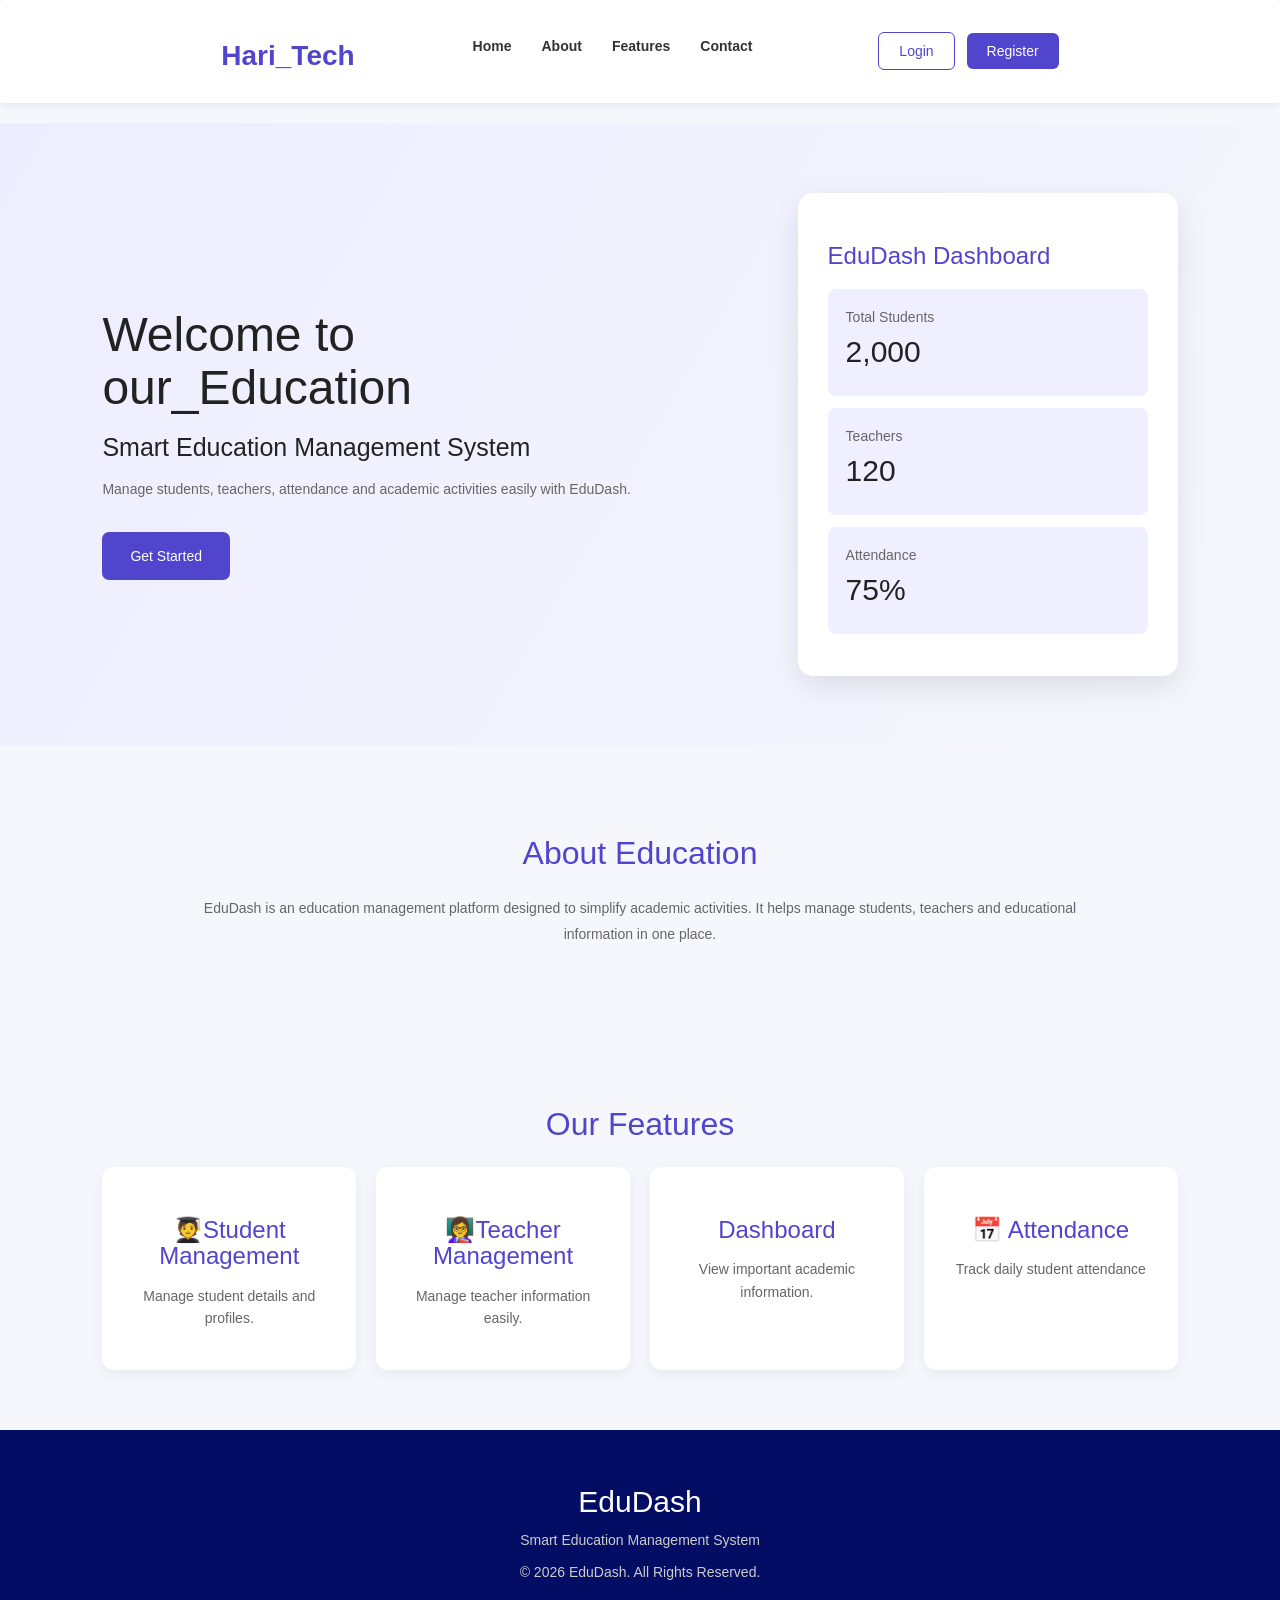
<file: index.html>
<!DOCTYPE html>
<html lang="en">
<head>
    <meta charset="UTF-8">
    <meta name="viewport" content="width=device-width, initial-scale=1.0">
<link rel="stylesheet" href="https://maxcdn.bootstrapcdn.com/bootstrap/3.4.1/css/bootstrap.min.css">
    <title>EduDash - Education Management</title>

    <link rel="stylesheet" href="index.css">
</head>
<body>
    <header>
        <nav class="navbar">

            <h2 class="logo" style="font-weight: bold;">Hari_Tech</h2>

            <ul class="nav-links" id="nav-links">
                <li><a href="#home">Home</a></li>
                <li><a href="#about">About</a></li>
                <li><a href="#features">Features</a></li>
                <li><a href="#contact">Contact</a></li>
           
            </ul>            <div class="nav-buttons">
                <a href="login.html" class="login-btn">Login</a>
                <a href="register.html" class="register-btn">
                    Register
                </a>
            </div>

            <button class="menu-btn" onclick="toggleMenu()">
                ☰
            </button>

        </nav>
    </header>
    <section class="hero" id="home">

        <div class="hero-content">

            <h1>
                Welcome to our_Education
            </h1>

            <h2>Smart Education Management System</h2>

            <p>
                Manage students, teachers, attendance and
                academic activities easily with EduDash.
            </p>

            <a href="register.html" class="get-started">
                Get Started
            </a>

        </div>

        <div class="hero-image">
            <div class="dashboard-card">
                <h3>EduDash Dashboard</h3>
                <div class="stat-box">
                    <span>Total Students</span>
                    <h2>2,000</h2>
                </div>
                <div class="stat-box">
                    <span>Teachers</span>
                    <h2>120</h2>
                </div>
                <div class="stat-box">
                    <span>Attendance</span>
                    <h2>75%</h2>
                </div>
            </div>
        </div>

    </section>
    <section class="about" id="about">

        <h2>About Education</h2>

        <p>
            EduDash is an education management platform
            designed to simplify academic activities.
            It helps manage students, teachers and
            educational information in one place.
        </p>

    </section>
    <section class="features" id="features">

        <h2>Our Features</h2>

        <div class="feature-container">

            <div class="feature-card">
                <h3>🧑‍🎓Student Management</h3>
                <p>Manage student details and profiles.</p>
            </div>

            <div class="feature-card">
                <h3>👩‍🏫Teacher Management</h3>
                <p>Manage teacher information easily.</p>
            </div>

            <div class="feature-card">
                <h3> Dashboard</h3>
                <p>View important academic information.</p>
            </div>

            <div class="feature-card">
                <h3>📅 Attendance</h3>
                <p>Track daily student attendance</p>
            </div>

        </div>
    </section>
    <footer id="contact">

        <h2>EduDash</h2>

        <p>Smart Education Management System</p>

        <p>© 2026 EduDash. All Rights Reserved.</p>

    </footer>

    <script >
        function toggleMenu() {

    let navLinks = document.getElementById("nav-links");

    navLinks.classList.toggle("show");

}
    </script>

</body>
</html>
</file>
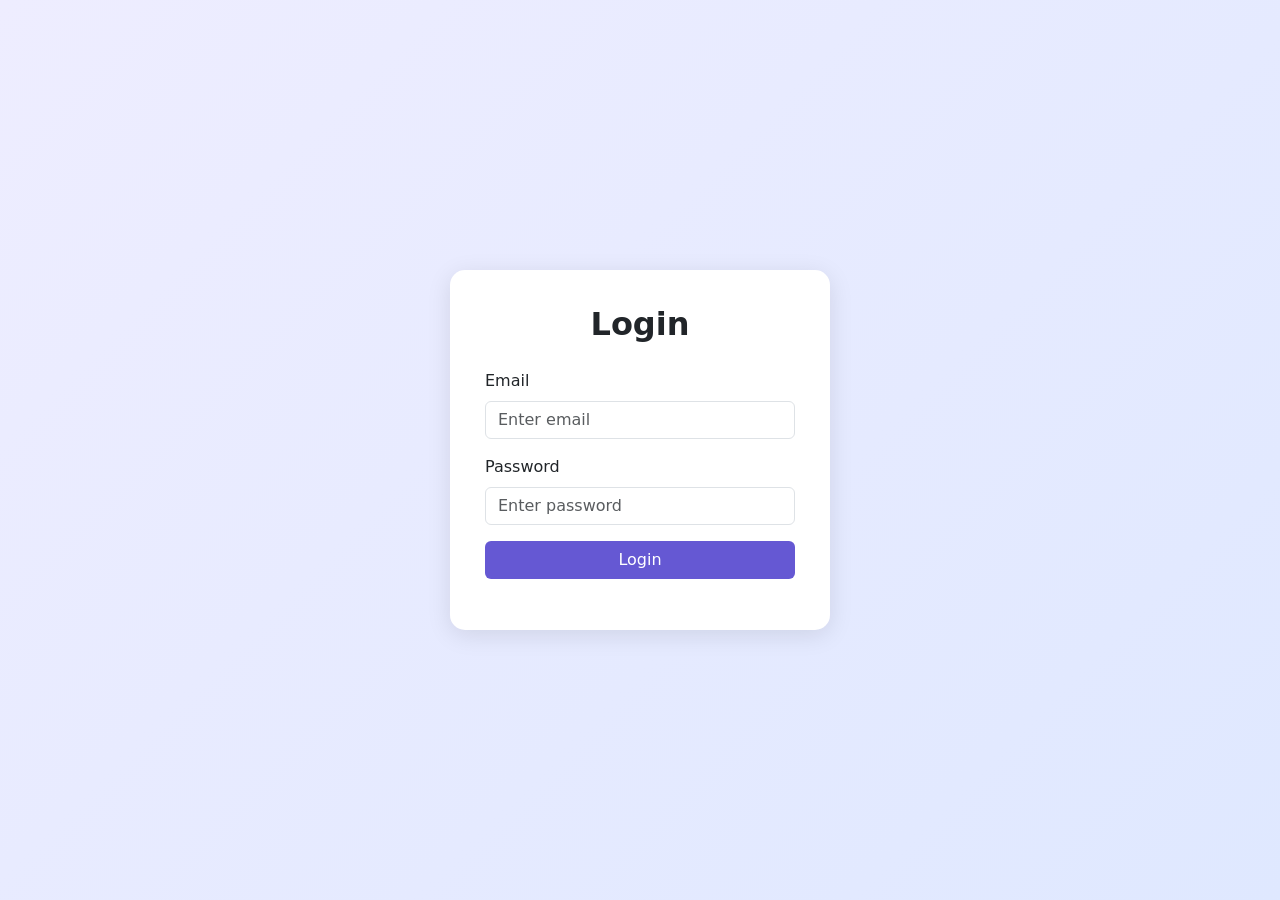
<file: dashboard.html>
<!DOCTYPE html>
<html lang="en">
<head>
    <meta charset="UTF-8">
    <meta name="viewport" content="width=device-width, initial-scale=1.0">
    <title>EduDash admin Dashboard</title>
    <link href="https://cdn.jsdelivr.net/npm/bootstrap@5.3.3/dist/css/bootstrap.min.css" rel="stylesheet">
    <link href="https://cdn.jsdelivr.net/npm/bootstrap-icons@1.11.3/font/bootstrap-icons.min.css" rel="stylesheet">

    <link rel="stylesheet" href="dashboard.css">
</head>
<body>
    <nav class="navbar navbar-expand-lg navbar-dark">
        <div class="container">
            <a class="navbar-brand fw-bold" href="index.html">EduDash</a>

            <div class="ms-auto d-flex align-items-center gap-3">
                <a href="dashboard.html" class="nav-link text-white">Dashboard</a>
                <button class="btn btn-light btn-sm" id="logoutBtn">
                    Logout
                </button>
            </div>
        </div>
    </nav>

    <div class="container py-5">
        <div class="welcome-box mb-4">
            <h2>Welcome, <p id="userName"></p> </h2>
            <p id="userEmail">Below Users Are Registered</p>
        </div>
        <div class="row g-4 mb-5">

            <div class="col-md-4">
                <div class="stat-card">
                    <i class="bi bi-book"></i>
                    <h3>4</h3>
                    <p>Total Users</p>
                </div>
            </div>

            <div class="col-md-4">
                <div class="stat-card">
                    <i class="bi bi-check-circle"></i>
                    <h3>4</h3>
                    <p>Activate Users</p>
                </div>
            </div>

            <div class="col-md-4">
                <div class="stat-card">
                    <i class="bi bi-clock-history"></i>
                    <h3>0</h3>
                    <p>deactive Users</p>
                </div>
            </div>

        </div>

<div class="container mt-5">

    <div class="d-flex justify-content-between align-items-center mb-4">
        <h3>Registered Users</h3>

        <h5>Total Users: <span id="totalUsers">0</span></h5>
    </div>

    <div class="table-responsive">

        <table class="table table-bordered table-hover">

            <thead class="table-dark">
                <tr>
                    <th>S.No</th>
                    <th>User ID</th>
                    <th>Name</th>
                    <th>Email</th>
                    <th>Status</th>
                </tr>
            </thead>

            <tbody id="userTable">

            </tbody>

        </table>

    </div>

</div>


    <script src="dashboard.js"></script>
</body>
</html>
</file>
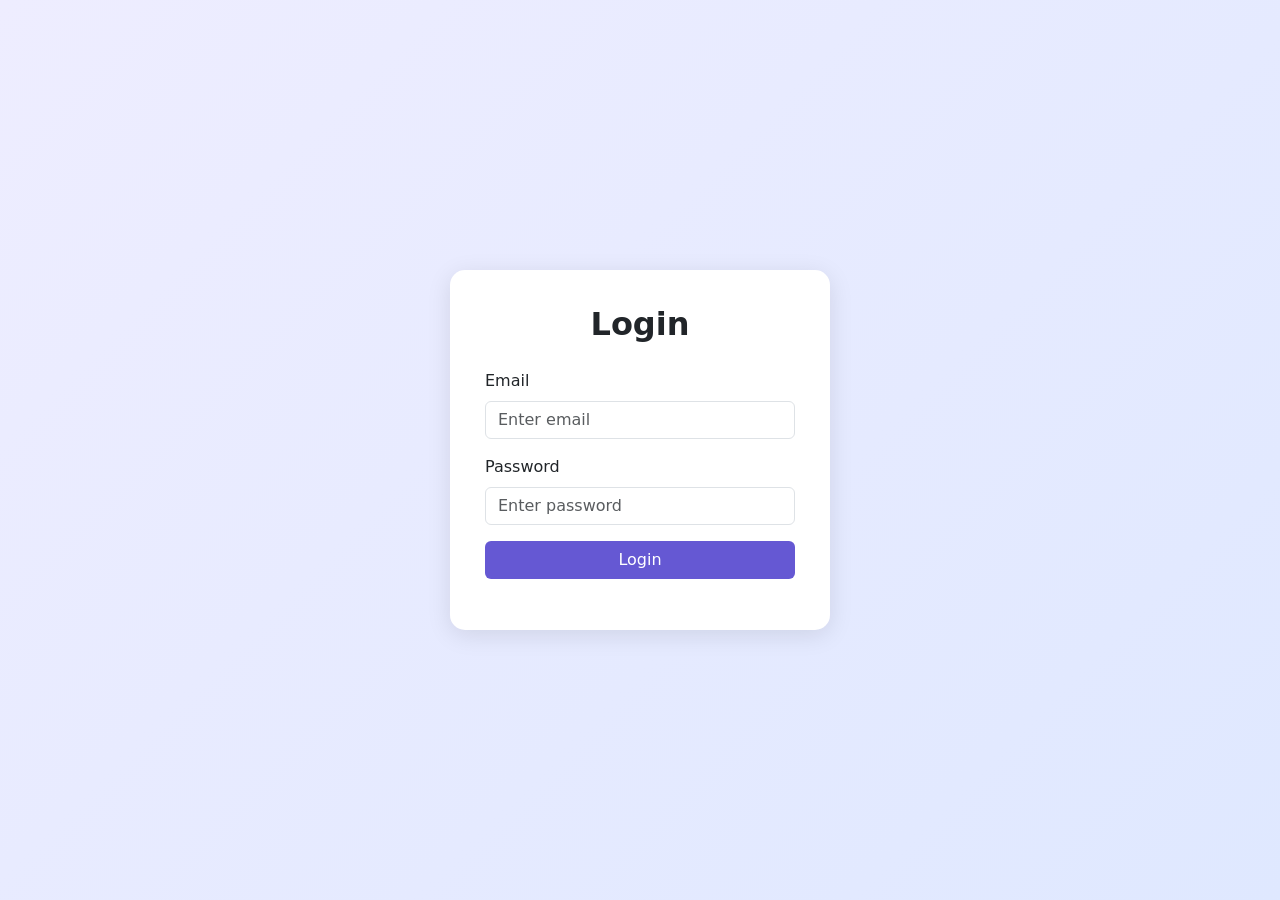
<file: login.html>
<!DOCTYPE html>
<html lang="en">
<head>
    <meta charset="UTF-8">
    <meta name="viewport" content="width=device-width, initial-scale=1.0">
    <title>Login</title>

    <link href="https://cdn.jsdelivr.net/npm/bootstrap@5.3.3/dist/css/bootstrap.min.css" rel="stylesheet">

    <style>
        body {
            background: linear-gradient(135deg, #eeedff, #dfe8ff);
            min-height: 100vh;
            display: flex;
            justify-content: center;
            align-items: center;
        }

        .login-box {
            width: 380px;
            padding: 35px;
            background: white;
            border-radius: 15px;
            box-shadow: 0 5px 25px rgba(0,0,0,0.1);
        }

        .login-box h2 {
            font-weight: bold;
            text-align: center;
            margin-bottom: 25px;
        }

        .btn-login {
            width: 100%;
            background: #6558d3;
            color: white;
        }

        .btn-login:hover {
            background: #5143bd;
            color: white;
        }
    </style>
</head>

<body>

    <div class="login-box">

        <h2>Login</h2>

        <form id="loginForm">

            <div class="mb-3">
                <label class="form-label">Email</label>
                <input type="email" id="email"
                    class="form-control"
                    placeholder="Enter email" required>
            </div>

            <div class="mb-3">
                <label class="form-label">Password</label>
                <input type="password" id="password"
                    class="form-control"
                    placeholder="Enter password" required>
            </div>

            <button type="submit" class="btn btn-login">
                Login
            </button>

            <p id="message" class="text-center mt-3"></p>

        </form>

    </div>
    

    <script src="login.js"></script>

</body>
</html>
</file>
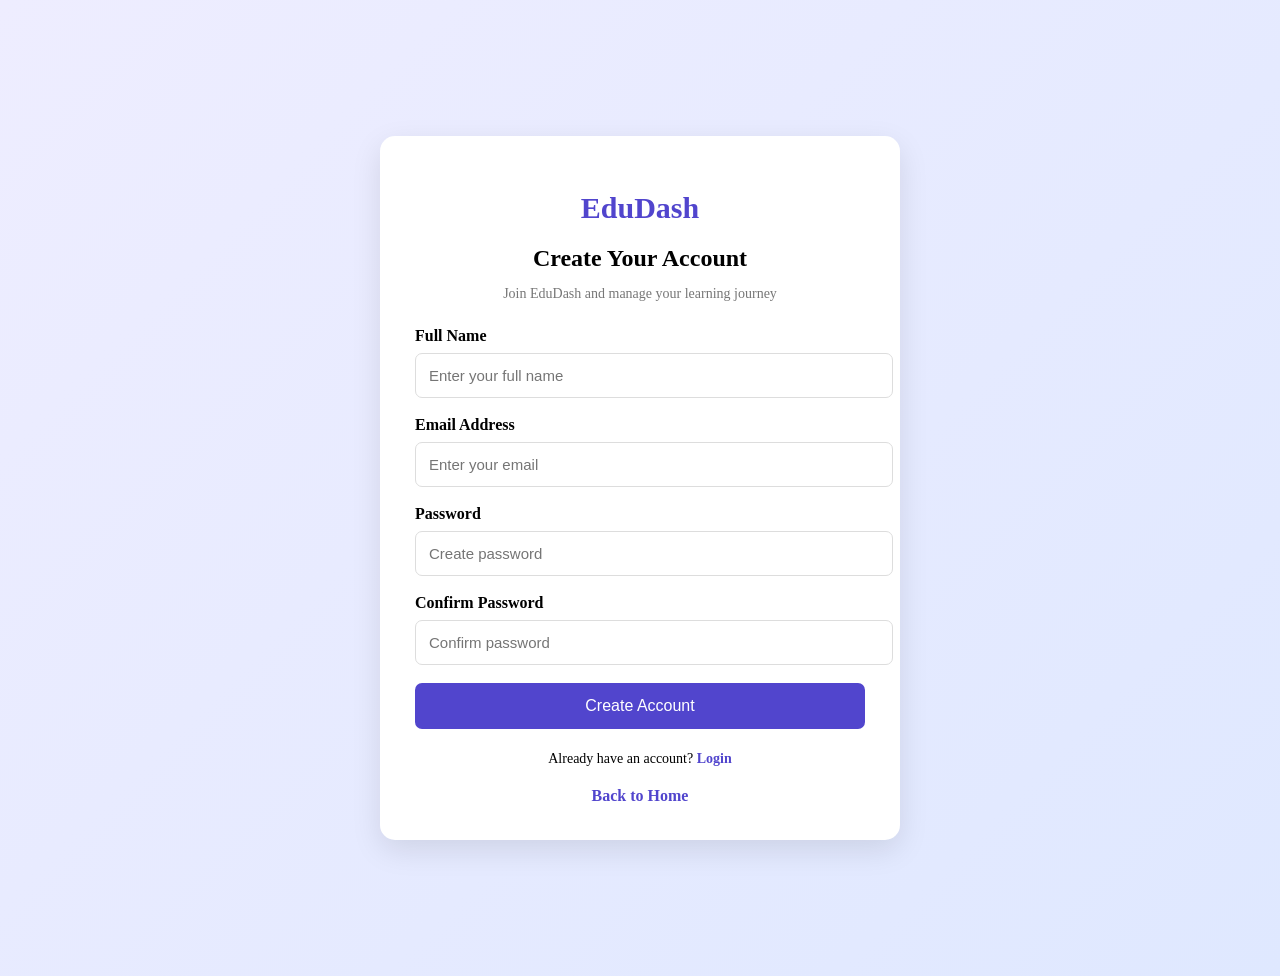
<file: register.html>
<!DOCTYPE html>
<html lang="en">

<head>
    <meta charset="UTF-8">
    <meta name="viewport" content="width=device-width, initial-scale=1.0">

    <title>EduDash - Register</title>

    <link rel="stylesheet" href="register.css">
</head>

<body class="register-body">

    <div class="register-container">

        <div class="register-header">

            <h1>EduDash</h1>

            <h2>Create Your Account</h2>

            <p>Join EduDash and manage your learning journey</p>

        </div>

        <form id="registerForm">

            <div class="form-group">
                <label>Full Name</label>

                <input
                    type="text" id="name" placeholder="Enter your full name"
                    required
                >
            </div>

            <div class="form-group">
                <label>Email Address</label>

                <input
                    type="email"
                    id="email"
                    placeholder="Enter your email"
                    required
                >
            </div>

            <div class="form-group">
                <label>Password</label>

                <input
                    type="password"
                    id="password"
                    placeholder="Create password"
                    required
                >
            </div>

            <div class="form-group">
                <label>Confirm Password</label>

                <input
                    type="password"
                    id="confirmPassword"
                    placeholder="Confirm password"
                    required
                >
            </div>

            <button type="submit" class="register-submit">
                Create Account
            </button>

            <p id="message"></p>

        </form>

        <div class="login-link">

            Already have an account?

            <a href="login.html">Login</a>

        </div>

        <a href="index.html" class="back-home">
            Back to Home
        </a>

    </div>

    <script src="register.js"></script>

</body>

</html>
</file>
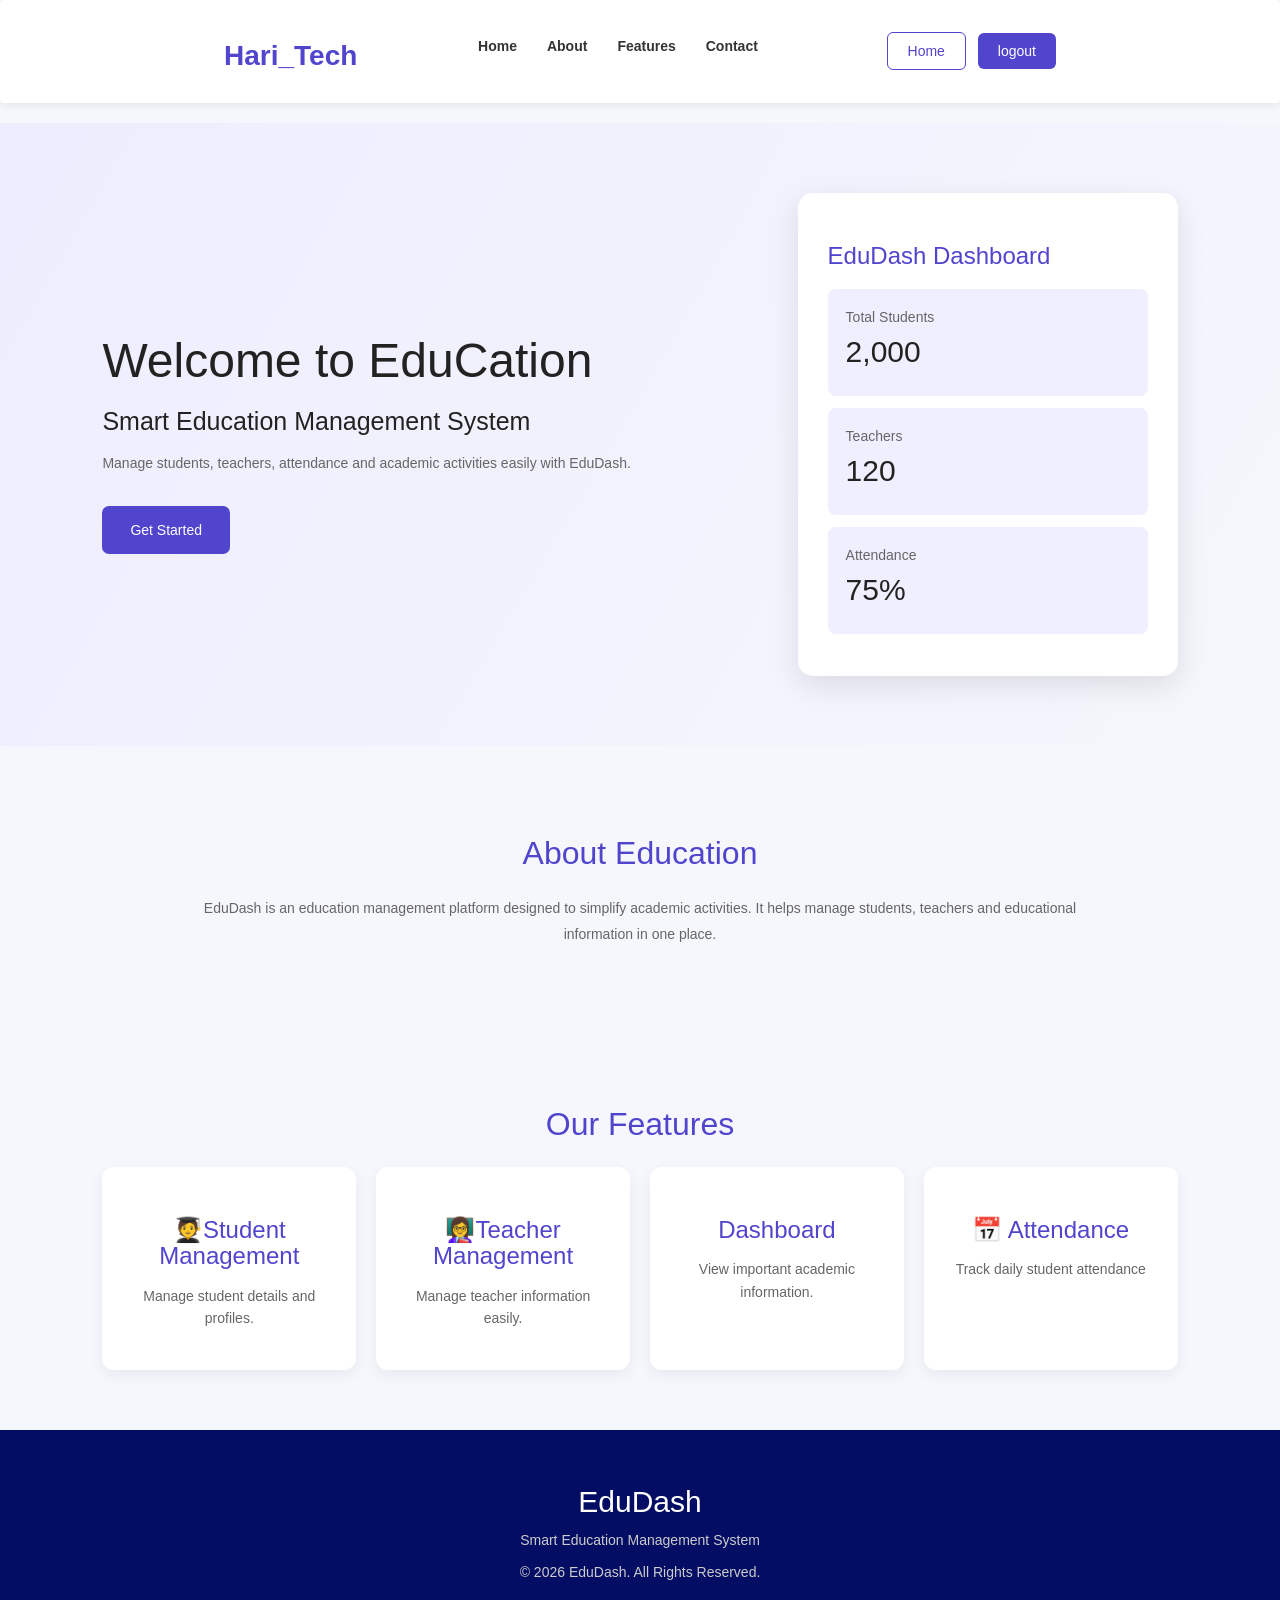
<file: user_index.html>
<!DOCTYPE html>
<html lang="en">
<head>
    <meta charset="UTF-8">
    <meta name="viewport" content="width=device-width, initial-scale=1.0">
<link rel="stylesheet" href="https://maxcdn.bootstrapcdn.com/bootstrap/3.4.1/css/bootstrap.min.css">
    <title>EduDash - Education Management</title>

    <link rel="stylesheet" href="index.css">
</head>
<body>
    <header>
        <nav class="navbar">

            <h2 class="logo" style="font-weight: bold;">Hari_Tech</h2>

            <ul class="nav-links" id="nav-links">
                <li><a href="#home">Home</a></li>
                <li><a href="#about">About</a></li>
                <li><a href="#features">Features</a></li>
                <li><a href="#contact">Contact</a></li>
            </ul>

            <div class="nav-buttons">
                <a href="index.html" class="login-btn">Home</a>
                <a href="login.html" class="register-btn">
                    logout
                </a>
        
            </div>

            <button class="menu-btn" onclick="toggleMenu()">
                ☰
            </button>

        </nav>
    </header>
    <section class="hero" id="home">

        <div class="hero-content">

            <h1>
                Welcome to EduCation
            </h1>

            <h2>Smart Education Management System</h2>

            <p>
                Manage students, teachers, attendance and
                academic activities easily with EduDash.
            </p>

            <a href="userindex.html" class="get-started">
                Get Started
            </a>

        </div>

        <div class="hero-image">
            <div class="dashboard-card">
                <h3>EduDash Dashboard</h3>
                <div class="stat-box">
                    <span>Total Students</span>
                    <h2>2,000</h2>
                </div>
                <div class="stat-box">
                    <span>Teachers</span>
                    <h2>120</h2>
                </div>
                <div class="stat-box">
                    <span>Attendance</span>
                    <h2>75%</h2>
                </div>
            </div>
        </div>

    </section>
    <section class="about" id="about">

        <h2>About Education</h2>

        <p>
            EduDash is an education management platform
            designed to simplify academic activities.
            It helps manage students, teachers and
            educational information in one place.
        </p>

    </section>
    <section class="features" id="features">

        <h2>Our Features</h2>

        <div class="feature-container">

            <div class="feature-card">
                <h3>🧑‍🎓Student Management</h3>
                <p>Manage student details and profiles.</p>
            </div>

            <div class="feature-card">
                <h3>👩‍🏫Teacher Management</h3>
                <p>Manage teacher information easily.</p>
            </div>

            <div class="feature-card">
                <h3> Dashboard</h3>
                <p>View important academic information.</p>
            </div>

            <div class="feature-card">
                <h3>📅 Attendance</h3>
                <p>Track daily student attendance</p>
            </div>

        </div>
    </section>
    <footer id="contact">

        <h2>EduDash</h2>

        <p>Smart Education Management System</p>

        <p>© 2026 EduDash. All Rights Reserved.</p>

    </footer>

    <script >
        function toggleMenu() {

    let navLinks = document.getElementById("nav-links");

    navLinks.classList.toggle("show");

}
    </script>

</body>
</html>
</file>
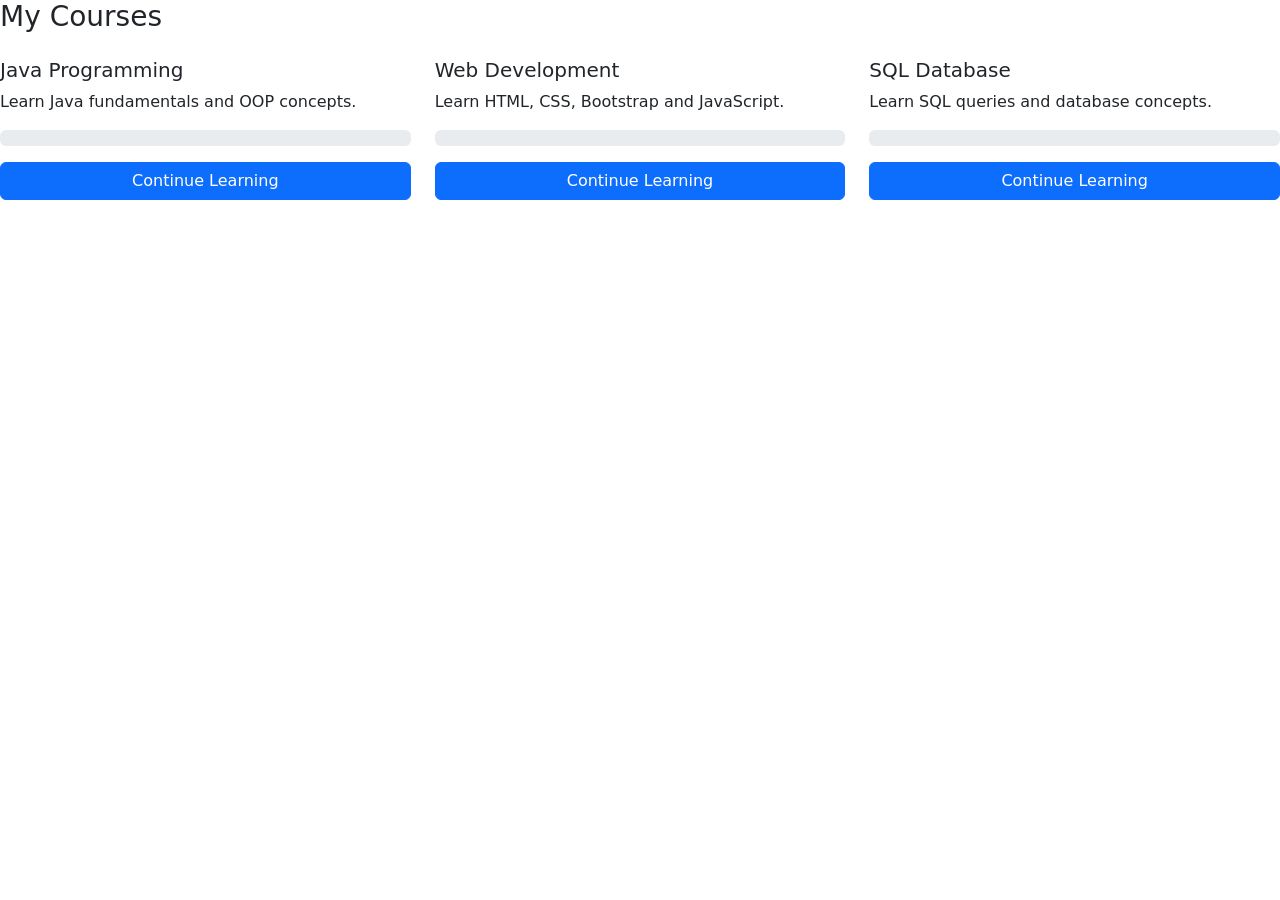
<file: userindex.html>
<!DOCTYPE html>
<html lang="en">
<head>
    <meta charset="UTF-8">
    <meta name="viewport" content="width=device-width, initial-scale=1.0">
    <title>Document</title>
    <link href="https://cdn.jsdelivr.net/npm/bootstrap@5.3.3/dist/css/bootstrap.min.css" rel="stylesheet">
</head>
<body>
      <h3 class="section-title mb-4">My Courses</h3>

        <div class="row g-4">

            <div class="col-md-4">
                <div class="course-card">
                    <div class="course-icon">
                        <i class="bi bi-code-slash"></i>
                    </div>
                    <h5>Java Programming</h5>
                    <p>Learn Java fundamentals and OOP concepts.</p>
                    <div class="progress mb-3">
                        <div class="progress-bar" style="width: 0%">0%</div>
                    </div>
                    <button class="btn btn-primary w-100">Continue Learning</button>
                </div>
            </div>

            <div class="col-md-4">
                <div class="course-card">
                    <div class="course-icon">
                        <i class="bi bi-globe"></i>
                    </div>
                    <h5>Web Development</h5>
                    <p>Learn HTML, CSS, Bootstrap and JavaScript.</p>
                    <div class="progress mb-3">
                        <div class="progress-bar" style="width: 0%">0%</div>
                    </div>
                    <button class="btn btn-primary w-100">Continue Learning</button>
                </div>
            </div>

            <div class="col-md-4">
                <div class="course-card">
                    <div class="course-icon">
                        <i class="bi bi-database"></i>
                    </div>
                    <h5>SQL Database</h5>
                    <p>Learn SQL queries and database concepts.</p>
                    <div class="progress mb-3">
                        <div class="progress-bar" style="width: 0%">0%</div>
                    </div>
                    <button class="btn btn-primary w-100">Continue Learning</button>
                </div>
            </div>

        </div>

    </div>
    
</body>
</html>
</file>
<file: index.css>
* {
    margin: 0;
    padding: 0;
    box-sizing: border-box;
    font-family: Arial, sans-serif;
}

body {
    background: #f5f7fc;
    color: #222;
}

/* Navbar */
.navbar {
    display: flex;
    justify-content: space-between;
    align-items: center;
    padding: 20px 8%;
    background: white;
    box-shadow: 0 2px 10px rgba(0,0,0,0.08);
}


.logo {
    color: #5145cd;
    font-size: 28px;
}

.nav-links {
    display: flex;
    list-style: none;
    gap: 30px;
}

.nav-links a {
    text-decoration: none;
    color: #333;
    font-weight: bold;
}

.nav-links a:hover {
    color: #5145cd;
}

.nav-buttons a {
    text-decoration: none;
    padding: 10px 20px;
    border-radius: 6px;
    margin-left: 8px;
}

.login-btn {
    color: #5145cd;
    border: 1px solid #5145cd;
}

.register-btn {
    background: #5145cd;
    color: white;
}

.menu-btn {
    display: none;
    font-size: 25px;
    background: none;
    border: none;
    cursor: pointer;
}

/* Hero */
.hero {
    min-height: 550px;
    padding: 70px 8%;
    display: flex;
    align-items: center;
    justify-content: space-between;
    gap: 40px;
    background: linear-gradient(120deg, #eeedff, #f5f7fc);
}

.hero-content {
    max-width: 550px;
}

.hero-content h1 {
    font-size: 48px;
    margin-bottom: 20px;
}

.hero-content h1 span {
    color: #5145cd;
}

.hero-content h2 {
    font-size: 25px;
    margin-bottom: 15px;
}

.hero-content p {
    color: #666;
    line-height: 1.8;
    margin-bottom: 30px;
}

.get-started {
    display: inline-block;
    padding: 14px 28px;
    background: #5145cd;
    color: white;
    text-decoration: none;
    border-radius: 7px;
}

/* Dashboard Preview */
.hero-image {
    width: 380px;
}

.dashboard-card {
    background: white;
    padding: 30px;
    border-radius: 15px;
    box-shadow: 0 10px 30px rgba(0,0,0,0.1);
}

.dashboard-card h3 {
    margin-bottom: 20px;
    color: #5145cd;
}

.stat-box {
    padding: 18px;
    margin-bottom: 12px;
    background: #f0efff;
    border-radius: 8px;
}

.stat-box span {
    color: #666;
}

.stat-box h2 {
    margin-top: 8px;
}

/* About */
.about {
    text-align: center;
    padding: 70px 15%;
}

.about h2,
.features h2 {
    font-size: 32px;
    margin-bottom: 25px;
    color: #5145cd;
}

.about p {
    line-height: 1.8;
    color: #666;
}

/* Features */
.features {
    padding: 60px 8%;
    text-align: center;
}

.feature-container {
    display: grid;
    grid-template-columns: repeat(4, 1fr);
    gap: 20px;
}

.feature-card {
    background: white;
    padding: 30px 20px;
    border-radius: 12px;
    box-shadow: 0 5px 15px rgba(0,0,0,0.06);
}

.feature-card h3 {
    margin-bottom: 15px;
    color: #5145cd;
}

.feature-card p {
    color: #666;
    line-height: 1.6;
}


footer {
    background: #030d63;
    color: white;
    text-align: center;
    padding: 35px;
}

footer p {
    margin-top: 12px;
    color: #ccc;
}

@media (max-width: 768px) {

    .navbar {
        flex-wrap: wrap;
    }

    .nav-links {
        display: none;
        flex-direction: column;
        width: 100%;
        padding: 20px 0;
    }

    .nav-links.show {
        display: flex;
    }

    .nav-buttons {
        display: none;
    }

    .menu-btn {
        display: block;
    }

    .hero {
        flex-direction: column;
        text-align: center;
    }

    .hero-content h1 {
        font-size: 35px;
    }

    .hero-image {
        width: 100%;
    }

    .feature-container {
        grid-template-columns: 1fr;
    }

    .about {
        padding: 50px 8%;
    }
}
</file>
<file: dashboard.css>
body {
    background: #f4f6fb;
    font-family: Arial, sans-serif;
}

.navbar {
    background: #25245f;
}

.navbar-brand {
    font-size: 25px;
}

.welcome-box {
    background: linear-gradient(135deg, #5148d9, #8279f5);
    color: white;
    padding: 35px;
    border-radius: 15px;
}

.welcome-box h2 {
    font-weight: bold;
}

.welcome-box p {
    margin-bottom: 0;
}

.stat-card {
    background: white;
    padding: 30px;
    border-radius: 15px;
    text-align: center;
    box-shadow: 0 3px 15px rgba(0,0,0,0.06);
}

.stat-card i {
    font-size: 35px;
    color: #5148d9;
}

.stat-card h3 {
    font-size: 30px;
    margin-top: 10px;
    font-weight: bold;
}

.stat-card p {
    color: #777;
    margin-bottom: 0;
}

.section-title {
    font-weight: bold;
    color: #25245f;
}

.course-card {
    background: white;
    padding: 25px;
    border-radius: 15px;
    box-shadow: 0 3px 15px rgba(0,0,0,0.06);
    height: 100%;
}

.course-icon {
    font-size: 35px;
    color: #5148d9;
    margin-bottom: 15px;
}

.course-card p {
    color: #777;
    min-height: 45px;
}

.progress {
    height: 10px;
}

.progress-bar {
    background: #5148d9;
}
</file>
<file: register.css>
.register-body {
    min-height: 100vh;
    display: flex;
    justify-content: center;
    align-items: center;
    padding: 30px 15px;
    background: linear-gradient(135deg, #eeedff, #dfe8ff);
}

.register-container {
    width: 100%;
    max-width: 450px;
    padding: 35px;
    background: white;
    border-radius: 15px;
    box-shadow: 0 10px 30px rgba(0,0,0,0.10);
}

.register-header {
    text-align: center;
    margin-bottom: 25px;
}

.register-header h1 {
    color: #5145cd;
    font-size: 30px;
    margin-bottom: 20px;
}

.register-header h2 {
    font-size: 24px;
    margin-bottom: 10px;
}

.register-header p {
    color: #777;
    font-size: 14px;
}

.form-group {
    margin-bottom: 18px;
}

.form-group label {
    display: block;
    margin-bottom: 8px;
    font-weight: bold;
}

.form-group input {
    width: 100%;
    padding: 13px;
    border: 1px solid #ddd;
    border-radius: 7px;
    outline: none;
    font-size: 15px;
}

.form-group input:focus {
    border-color: #5145cd;
}

.register-submit {
    width: 100%;
    padding: 14px;
    border: none;
    border-radius: 7px;
    background: #5145cd;
    color: white;
    font-size: 16px;
    cursor: pointer;
}

.register-submit:hover {
    background: #3e34a8;
}

.login-link {
    text-align: center;
    margin-top: 22px;
    font-size: 14px;
}

.login-link a,
.back-home {
    color: #5145cd;
    text-decoration: none;
    font-weight: bold;
}

.back-home {
    display: block;
    text-align: center;
    margin-top: 20px;
}

#message {
    text-align: center;
    margin-top: 15px;
    font-size: 14px;
}
</file>
